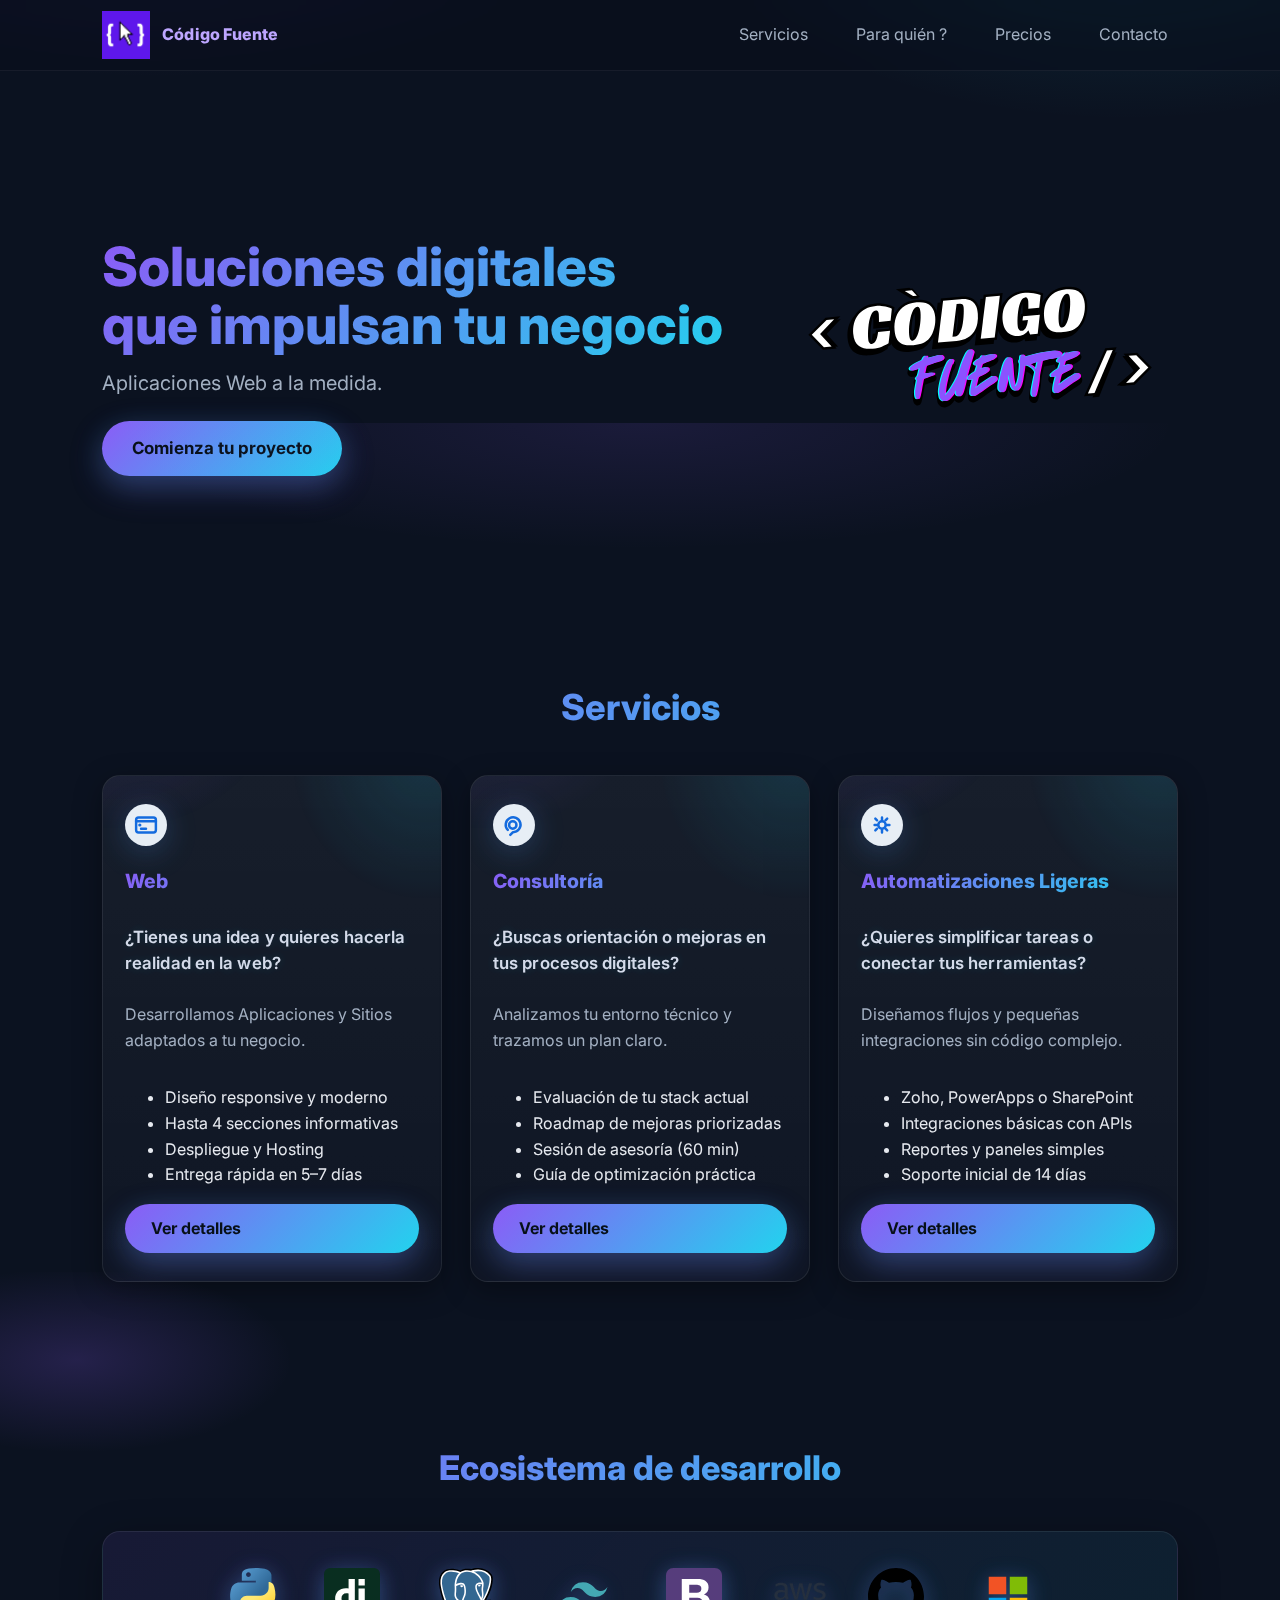
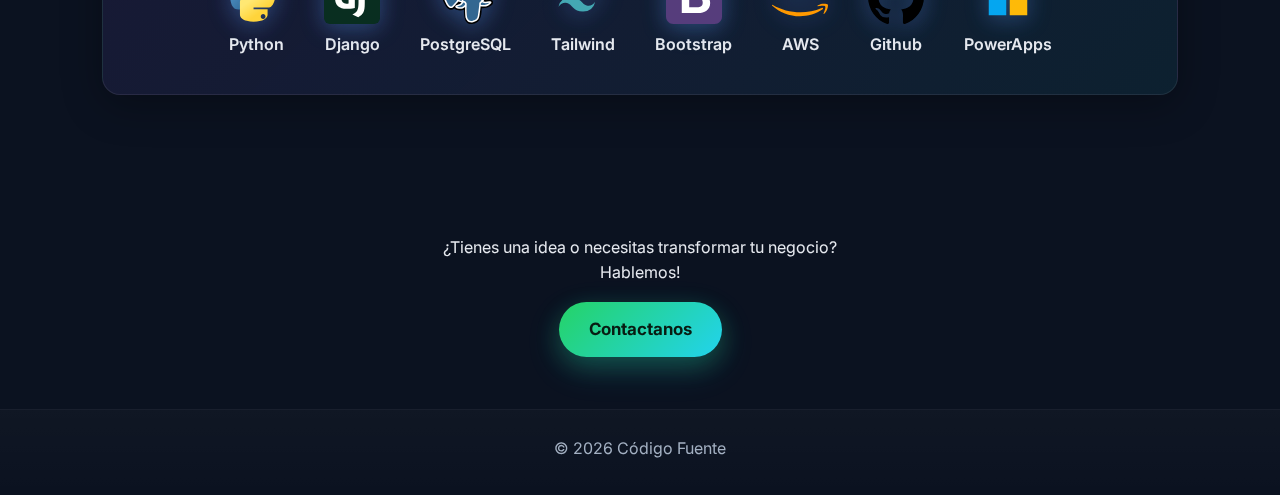
<file: index.html>
<!DOCTYPE html>
<html lang="es">
<head>
  <meta charset="utf-8" />
  <meta name="viewport" content="width=device-width, initial-scale=1" />
  <title>Código Fuente</title>
  <meta name="description" content="Desarrollo web, consultoría y emprendimiento para micro y pequeñas empresas." />
  <link rel="icon" href="assets/icons/favicon.ico" />
  <link rel="stylesheet" href="assets/css/main.css" />
  <link href="https://fonts.googleapis.com/css2?family=Inter:wght@400;600;800&display=swap" rel="stylesheet">
</head>
<body>

  <!-- Header -->
  <header class="header">
    <div class="container nav-container">
      <a href="#inicio" class="logo">
        <img src="assets/img/logo.png" alt="Código Fuente" height="44" />
        <span class="brand-name">Código Fuente</span>
      </a>
      <nav class="nav" id="mainNav">
        <a href="#servicios">Servicios</a>
        <a href="filosofia.html">Para quién ?</a>
        <a href=precios.html>Precios</a>
       
        <a href="#contacto">Contacto</a>
      </nav>
      <button class="nav-toggle" id="navToggle" aria-label="Abrir menú">☰</button>
    </div>
  </header>

  <main>
    <!-- Hero minimal -->
  <section class="hero" id="inicio">
  <div class="container hero-content">
    <div class="hero-text">
      <h1>Soluciones digitales<br>que impulsan <span class="highlight">tu negocio</span></h1>
      <p class="subtitle">Aplicaciones Web a la medida.</p>
      <a href="#contacto" class="btn btn-primary btn-lg">Comienza tu proyecto</a>
    </div>

    <img src="assets/img/banner.svg" alt="Soluciones digitales Código Fuente" class="hero-image">
  </div>
</section>


    <!-- Servicios -->
    <section class="services" id="servicios">
    <div class="container">
      <h2 class="section-title">Servicios</h2>
      <div class="services-grid">

        <!-- Servicio Web -->
        <div class="service-card">
          <div class="service-icon">
            <svg width="34" height="34" fill="none" viewBox="0 0 34 34">
              <circle cx="17" cy="17" r="17" fill="#e7eef5"/>
              <rect x="9" y="11" width="16" height="12" rx="2" stroke="#146bde" stroke-width="2" stroke-linejoin="round"/>
              <path d="M9 14h16M13 20h4" stroke="#146bde" stroke-width="2" stroke-linecap="round" stroke-linejoin="round"/>
              <circle cx="12" cy="17" r="1.3" fill="#146bde"/>
            </svg>
          </div>
          <h3>Web</h3>
          <p>¿Tienes una idea y quieres hacerla realidad en la web?</p>
          <p>Desarrollamos Aplicaciones y Sitios adaptados a tu negocio.</p>
          <ul class="feature-list">
            <li>Diseño responsive y moderno</li>
            <li>Hasta 4 secciones informativas</li>
            <li>Despliegue y Hosting</li>
            <li>Entrega rápida en 5–7 días</li>
          </ul>
          <a href="precios.html" class="btn btn-primary glow btn-sm">Ver detalles</a>
        </div>

        <!-- Servicio Consultoría -->
        <div class="service-card">
          <div class="service-icon">
            <svg width="34" height="34" fill="none" viewBox="0 0 34 34">
              <circle cx="17" cy="17" r="17" fill="#e7eef5"/>
              <path d="M12 21a6 6 0 1 1 4.2 1.8L14 25" stroke="#146bde" stroke-width="2" stroke-linecap="round" stroke-linejoin="round"/>
              <circle cx="16" cy="17" r="3" stroke="#146bde" stroke-width="2" stroke-linecap="round" stroke-linejoin="round"/>
            </svg>
          </div>
          <h3>Consultoría</h3>
          <p>¿Buscas orientación o mejoras en tus procesos digitales?</p>
          <p>Analizamos tu entorno técnico y trazamos un plan claro.</p>
          <ul class="feature-list">
            <li>Evaluación de tu stack actual</li>
            <li>Roadmap de mejoras priorizadas</li>
            <li>Sesión de asesoría (60 min)</li>
            <li>Guía de optimización práctica</li>
          </ul>
          <a href="precios.html" class="btn btn-primary glow btn-sm">Ver detalles</a>
        </div>

        <!-- Servicio Automatizaciones -->
        <div class="service-card">
          <div class="service-icon">
            <svg width="34" height="34" fill="none" viewBox="0 0 34 34">
              <circle cx="17" cy="17" r="17" fill="#e7eef5"/>
              <path d="M17 13v-2m0 12v-2m4-4h2m-12 0h2m6.8-3.8l1.4-1.4m-9.6 9.6l1.4-1.4m0-6.8l-1.4-1.4m9.6 9.6l-1.4-1.4"
                    stroke="#146bde" stroke-width="2" stroke-linecap="round" stroke-linejoin="round"/>
              <circle cx="17" cy="17" r="3" stroke="#146bde" stroke-width="2"/>
            </svg>
          </div>
          <h3>Automatizaciones Ligeras</h3>
          <p>¿Quieres simplificar tareas o conectar tus herramientas?</p>
          <p>Diseñamos flujos y pequeñas integraciones sin código complejo.</p>
          <ul class="feature-list">
            <li>Zoho, PowerApps o SharePoint</li>
            <li>Integraciones básicas con APIs</li>
            <li>Reportes y paneles simples</li>
            <li>Soporte inicial de 14 días</li>
          </ul>
          <a href="precios.html" class="btn btn-primary glow btn-sm">Ver detalles</a>
        </div>

      </div>
    </div>
  </section>


    <!-- Stack Tecnológico -->
  <section class="stack" id="stack">
    <div class="container">
      <h2 class="section-title">Ecosistema de desarrollo</h2>

      <div class="stack-card">
        <div class="stack-icons">
          <!-- Python -->
          <div class="stack-item">
            <img src="assets/img/python.svg" alt="Python" />
            <span>Python</span>
          </div>

          <!-- Django -->
          <div class="stack-item">
            <img src="assets/img/django.svg" alt="Django" />
            <span>Django</span>
          </div>

          <!-- PostgreSQL -->
          <div class="stack-item">
            <img src="assets/img/postgresql.svg" alt="PostgreSQL" />
            <span>PostgreSQL</span>
          </div>

          <!-- Tailwind -->
          <div class="stack-item">
            <img src="assets/img/tailwind.svg" alt="Tailwind CSS" />
            <span>Tailwind</span>
          </div>

          <!-- Bootstrap -->
          <div class="stack-item">
            <img src="assets/img/bootstrap.svg" alt="Bootstrap" />
            <span>Bootstrap</span>
          </div>

          <!-- aws -->
          <div class="stack-item">
            <img src="assets/img/aws.svg" alt="aws" />
            <span>AWS</span>
          </div>

           <!-- github -->
          <div class="stack-item">
            <img src="assets/img/github.svg" alt="github" />
            <span>Github</span>
          </div>

           <!-- wind -->
          <div class="stack-item">
            <img src="assets/img/wind.svg" alt="PowerApps" />
            <span>PowerApps</span>
          </div>
        </div>
      </div>
    </div>
  </section>


    <!-- Contacto -->
    <section class="contact" id="contacto">
      <div class="container contact-content">
        
        <p>¿Tienes una idea o necesitas transformar tu negocio?<br>Hablemos!</p>
        <a class="btn btn-whatsapp btn-lg" href="https://wa.me/50763003461?text=Hola%20Luis,%20me%20interesa%20tu%20servicio%20de%20Código%20Fuente" target="_blank" rel="noopener">
          Contactanos
        </a>
      </div>
    </section>
  </main>

  <!-- Footer minimal -->
  <footer class="footer">
    <div class="container">
      <div class="footer-content">
        <div>© <span id="year"></span> Código Fuente</div>
        <!---
        <nav class="footer-links">
          <a href="#inicio">Inicio</a>
          <a href="#servicios">Servicios</a>
          <a href="#filosofia">Filosofía</a>
          <a href="#contacto">Contacto</a>
        </nav>
        -->
      </div>
    </div>
  </footer>

  <script src="assets/js/main.js"></script>
</body>
</html>
</file>
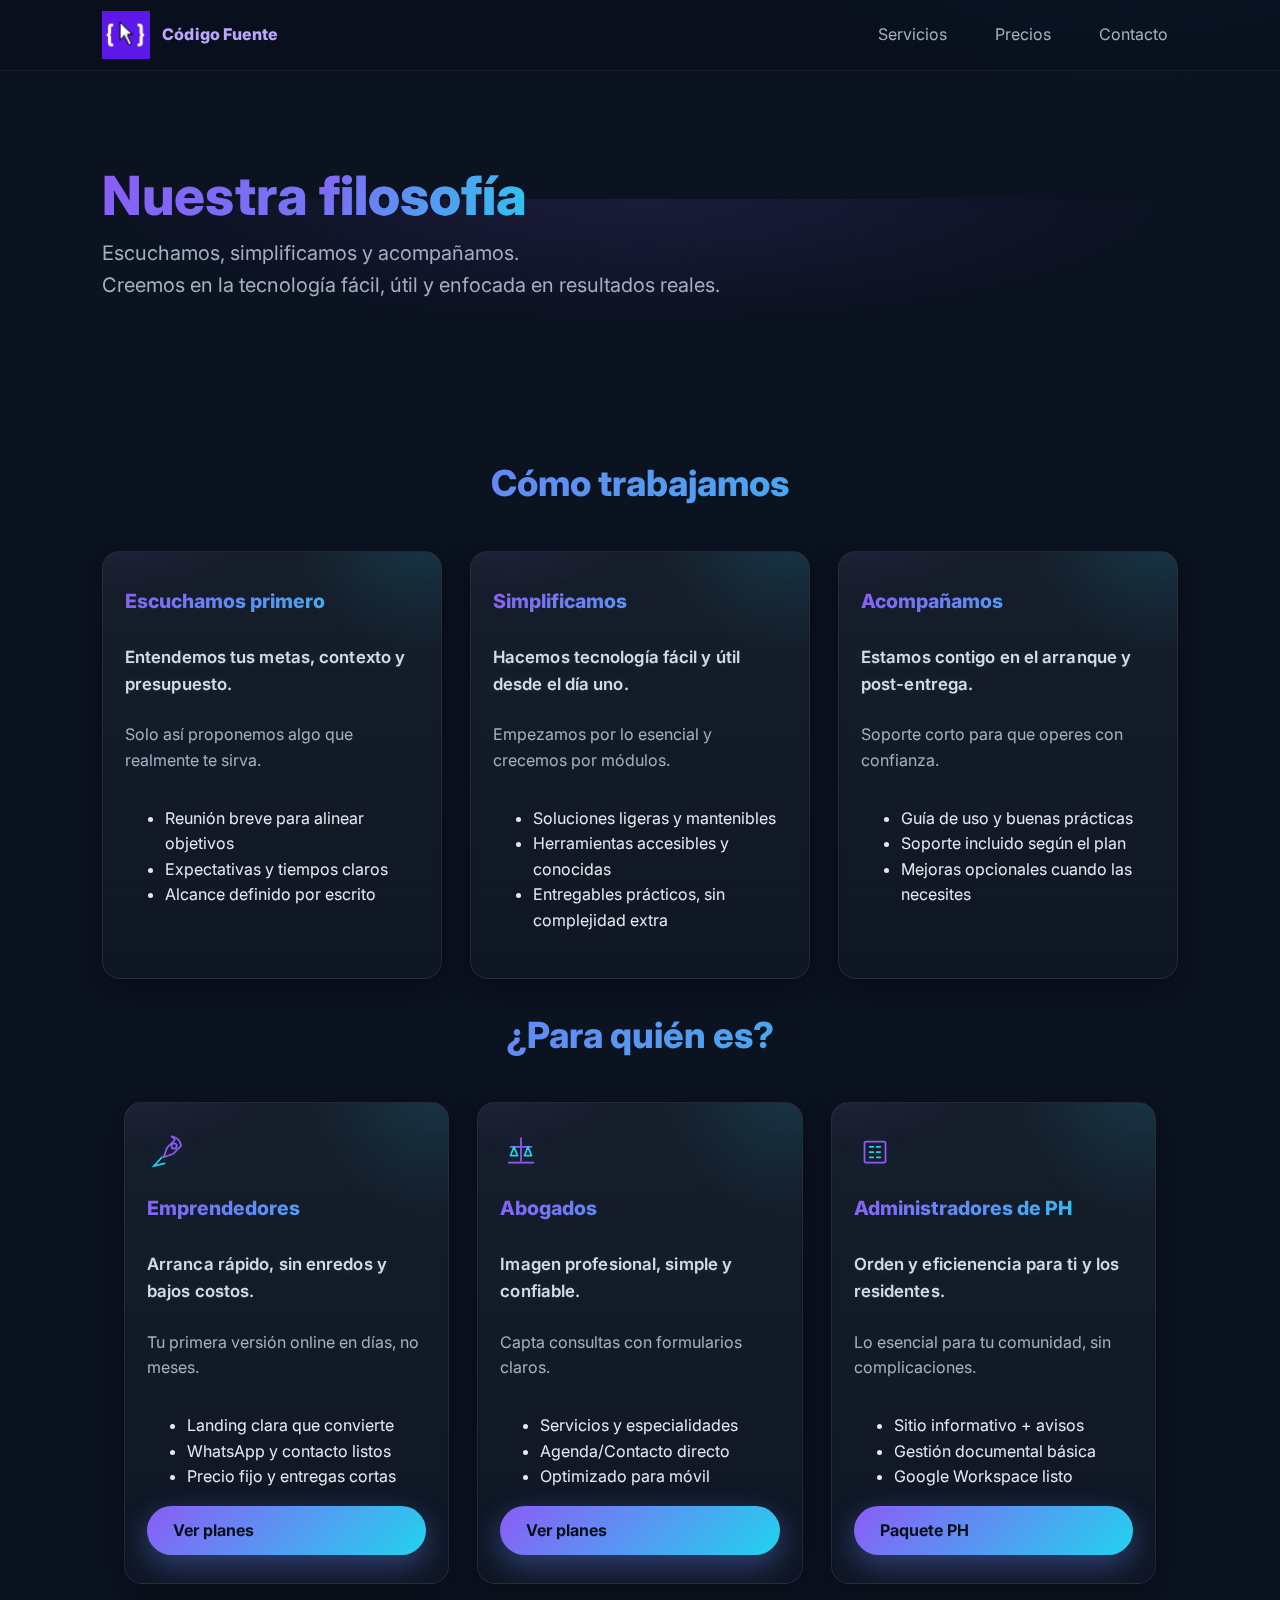
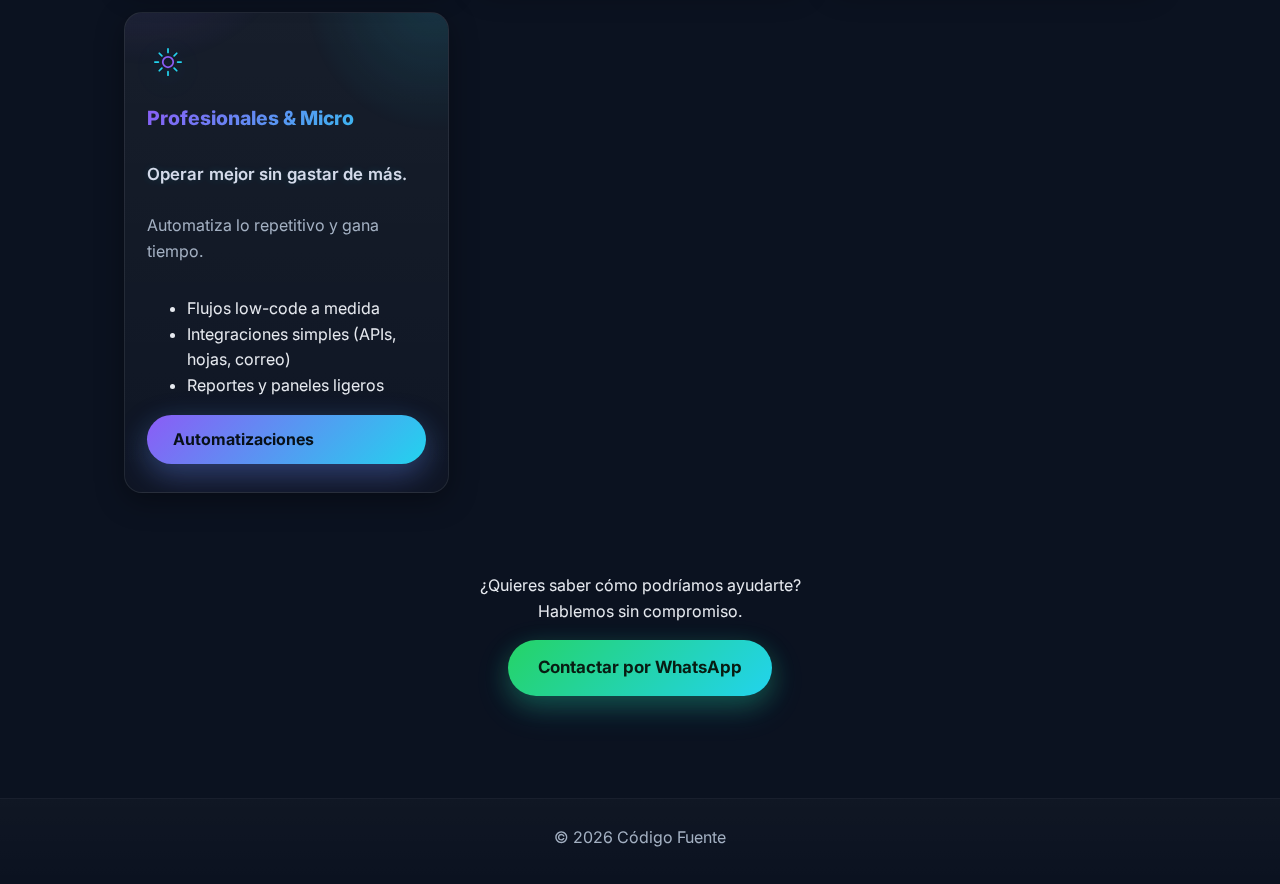
<file: filosofia.html>
<!DOCTYPE html>
<html lang="es">
<head>
  <meta charset="utf-8" />
  <meta name="viewport" content="width=device-width, initial-scale=1" />
  <title>Filosofía — Código Fuente</title>
  <meta name="description" content="Cómo trabajamos en Código Fuente: soluciones simples, útiles y enfocadas en tus necesidades." />
  <link rel="icon" href="assets/icons/favicon.ico" />
  <link rel="stylesheet" href="assets/css/main.css" />
  <link href="https://fonts.googleapis.com/css2?family=Inter:wght@400;600;800&display=swap" rel="stylesheet">
</head>
<body>

  <!-- Header -->
  <header class="header">
    <div class="container nav-container">
      <a href="index.html#inicio" class="logo">
        <img src="assets/img/logo.png" alt="Código Fuente" height="44" />
        <span class="brand-name">Código Fuente</span>
      </a>
      <nav class="nav" id="mainNav">
        <a href="index.html#servicios">Servicios</a>
        <a href="precios.html">Precios</a>
        <a href="index.html#contacto">Contacto</a>
      </nav>
      <button class="nav-toggle" id="navToggle" aria-label="Abrir menú">☰</button>
    </div>
  </header>

  <main>
    <!-- Hero -->
    <section class="hero">
      <div class="container hero-content">
        <div class="hero-text">
          <h1>Nuestra <span class="text-gradient">filosofía</span></h1>
          <p class="subtitle">
            Escuchamos, simplificamos y acompañamos.<br>
            Creemos en la tecnología fácil, útil y enfocada en resultados reales.
          </p>
        </div>
      </div>
    </section>

    <!-- Filosofía: pilares -->
    <section class="services">
      <div class="container">
        <h2 class="section-title">Cómo trabajamos</h2>

        <div class="services-grid">
          <div class="service-card">
            <h3>Escuchamos primero</h3>
            <p>Entendemos tus metas, contexto y presupuesto.</p>
            <p>Solo así proponemos algo que realmente te sirva.</p>
            <ul class="feature-list">
              <li>Reunión breve para alinear objetivos</li>
              <li>Expectativas y tiempos claros</li>
              <li>Alcance definido por escrito</li>
            </ul>
          </div>

          <div class="service-card">
            <h3>Simplificamos</h3>
            <p>Hacemos tecnología fácil y útil desde el día uno.</p>
            <p>Empezamos por lo esencial y crecemos por módulos.</p>
            <ul class="feature-list">
              <li>Soluciones ligeras y mantenibles</li>
              <li>Herramientas accesibles y conocidas</li>
              <li>Entregables prácticos, sin complejidad extra</li>
            </ul>
          </div>

          <div class="service-card">
            <h3>Acompañamos</h3>
            <p>Estamos contigo en el arranque y post-entrega.</p>
            <p>Soporte corto para que operes con confianza.</p>
            <ul class="feature-list">
              <li>Guía de uso y buenas prácticas</li>
              <li>Soporte incluido según el plan</li>
              <li>Mejoras opcionales cuando las necesites</li>
            </ul>
          </div>
        </div>

        <!-- Para quién es (mini-heroes con ganchos) -->
    <div class="container" style="margin-top:28px">
    <h2 class="section-title">¿Para quién es?</h2>

    <div class="services-grid">
        <!-- Emprendedores que empiezan -->
        <div class="service-card">
        <div class="service-icon" aria-hidden="true">
            <!-- Cohete / lanzamiento -->
            <svg width="38" height="38" viewBox="0 0 48 48" fill="none">
            <path d="M28 6c6 1 10 5 11 11l-9 9-11 4 4-11 9-9Z" stroke="#8B5CF6" stroke-width="2" stroke-linejoin="round"/>
            <path d="M17 30 8 40l12-3" stroke="#22D3EE" stroke-width="2" stroke-linecap="round"/>
            <circle cx="31" cy="17" r="3" stroke="#8B5CF6" stroke-width="2"/>
            </svg>
        </div>
        <h3>Emprendedores</h3>
        <p>Arranca rápido, sin enredos y bajos costos.</p>
        <p>Tu primera versión online en días, no meses.</p>
        <ul class="feature-list">
            <li>Landing clara que convierte</li>
            <li>WhatsApp y contacto listos</li>
            <li>Precio fijo y entregas cortas</li>
        </ul>
        <a href="precios.html" class="btn btn-primary glow btn-sm">Ver planes</a>
        </div>

        <!-- Abogados -->
        <div class="service-card">
        <div class="service-icon" aria-hidden="true">
            <!-- Balanza / justicia -->
            <svg width="38" height="38" viewBox="0 0 48 48" fill="none">
            <path d="M24 8v26M12 18h24" stroke="#8B5CF6" stroke-width="2" stroke-linecap="round"/>
            <path d="M16 18 12 28h8l-4-10Zm16 0-4 10h8l-4-10Z" stroke="#22D3EE" stroke-width="2" stroke-linejoin="round"/>
            <path d="M10 36h28" stroke="#8B5CF6" stroke-width="2" stroke-linecap="round"/>
            </svg>
        </div>
        <h3>Abogados</h3>
        <p>Imagen profesional, simple y confiable.</p>
        <p>Capta consultas con formularios claros.</p>
        <ul class="feature-list">
            <li>Servicios y especialidades</li>
            <li>Agenda/Contacto directo</li>
            <li>Optimizado para móvil</li>
        </ul>
        <a href="precios.html" class="btn btn-primary glow btn-sm">Ver planes</a>
        </div>

        <!-- Administradores de PH -->
        <div class="service-card">
        <div class="service-icon" aria-hidden="true">
            <!-- Edificio / comunidad -->
            <svg width="38" height="38" viewBox="0 0 48 48" fill="none">
            <rect x="12" y="12" width="24" height="24" rx="2" stroke="#8B5CF6" stroke-width="2"/>
            <path d="M18 18h4M26 18h4M18 24h4M26 24h4M18 30h4M26 30h4" stroke="#22D3EE" stroke-width="2" stroke-linecap="round"/>
            </svg>
        </div>
        <h3>Administradores de PH</h3>
        <p>Orden y eficienencia para ti y los residentes.</p>
        <p>Lo esencial para tu comunidad, sin complicaciones.</p>
        <ul class="feature-list">
            <li>Sitio informativo + avisos</li>
            <li>Gestión documental básica</li>
            <li>Google Workspace listo</li>
        </ul>
        <a href="precios.html" class="btn btn-primary glow btn-sm">Paquete PH</a>
        </div>

        <!-- Profesionales independientes / Microempresas -->
        <div class="service-card">
        <div class="service-icon" aria-hidden="true">
            <!-- Engrane + gráfico -->
            <svg width="38" height="38" viewBox="0 0 48 48" fill="none">
            <path d="M18 24a6 6 0 1 0 12 0 6 6 0 0 0-12 0Z" stroke="#8B5CF6" stroke-width="2"/>
            <path d="M24 9v4M24 35v4M9 24h4M35 24h4M14 14l3 3M34 34l-3-3M14 34l3-3M34 14l-3 3" stroke="#22D3EE" stroke-width="2" stroke-linecap="round"/>
            </svg>
        </div>
        <h3>Profesionales & Micro</h3>
        <p>Operar mejor sin gastar de más.</p>
        <p>Automatiza lo repetitivo y gana tiempo.</p>
        <ul class="feature-list">
            <li>Flujos low-code a medida</li>
            <li>Integraciones simples (APIs, hojas, correo)</li>
            <li>Reportes y paneles ligeros</li>
        </ul>
        <a href="precios.html" class="btn btn-primary glow btn-sm">Automatizaciones</a>
        </div>
    </div>
    </div>


    <!-- Contacto -->
    <section class="contact" id="contacto">
      <div class="container contact-content">
        <p>¿Quieres saber cómo podríamos ayudarte?<br>Hablemos sin compromiso.</p>
        <a class="btn btn-whatsapp btn-lg" href="https://wa.me/50763003461?text=Hola%20Luis,%20me%20gustaría%20saber%20más%20sobre%20tu%20filosofía%20y%20servicios" target="_blank" rel="noopener">
          Contactar por WhatsApp
        </a>
      </div>
    </section>
  </main>

  <!-- Footer -->
  <footer class="footer">
    <div class="container">
      <div class="footer-content">
        <div>© <span id="year"></span> Código Fuente</div>
        <!---
        <nav class="footer-links">
          <a href="#inicio">Inicio</a>
          <a href="#servicios">Servicios</a>
          <a href="#filosofia">Filosofía</a>
          <a href="#contacto">Contacto</a>
        </nav>
        -->
      </div>
    </div>
  </footer>

  <script src="assets/js/main.js"></script>
</body>
</html>
</file>
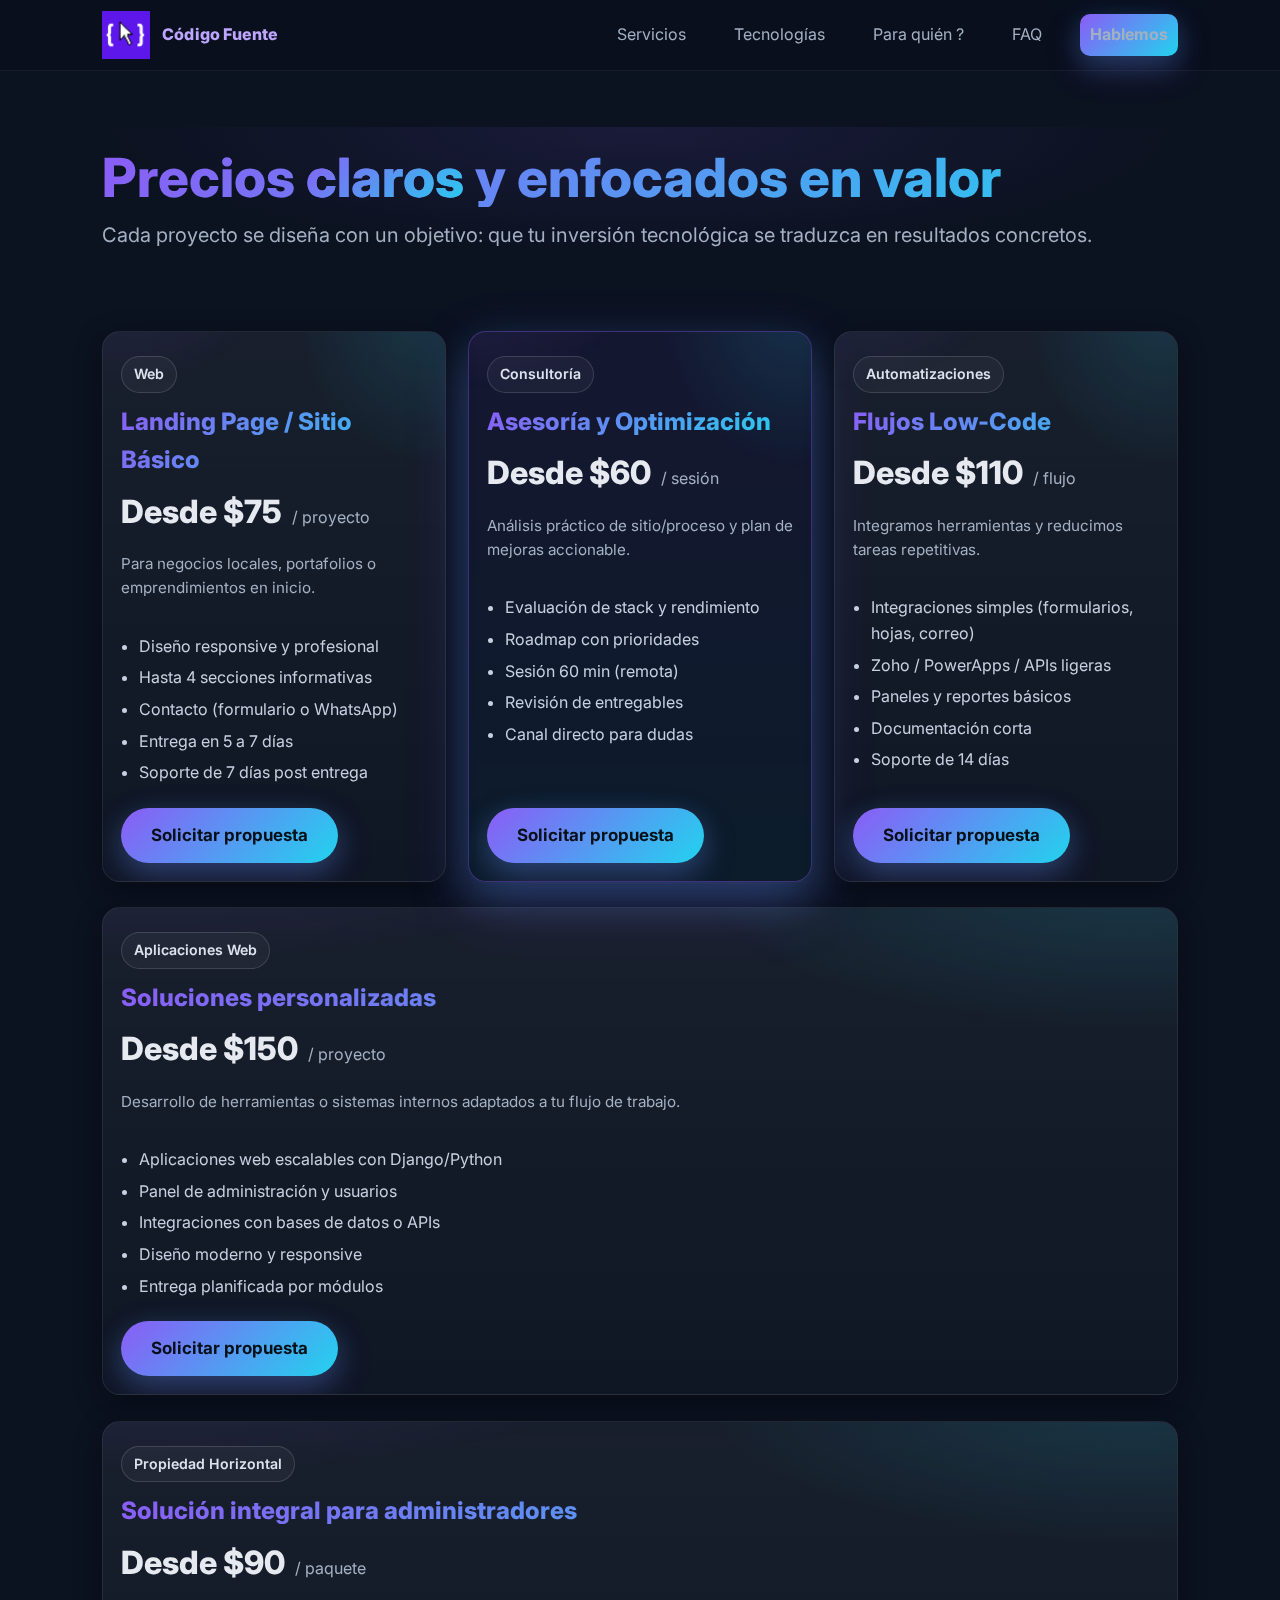
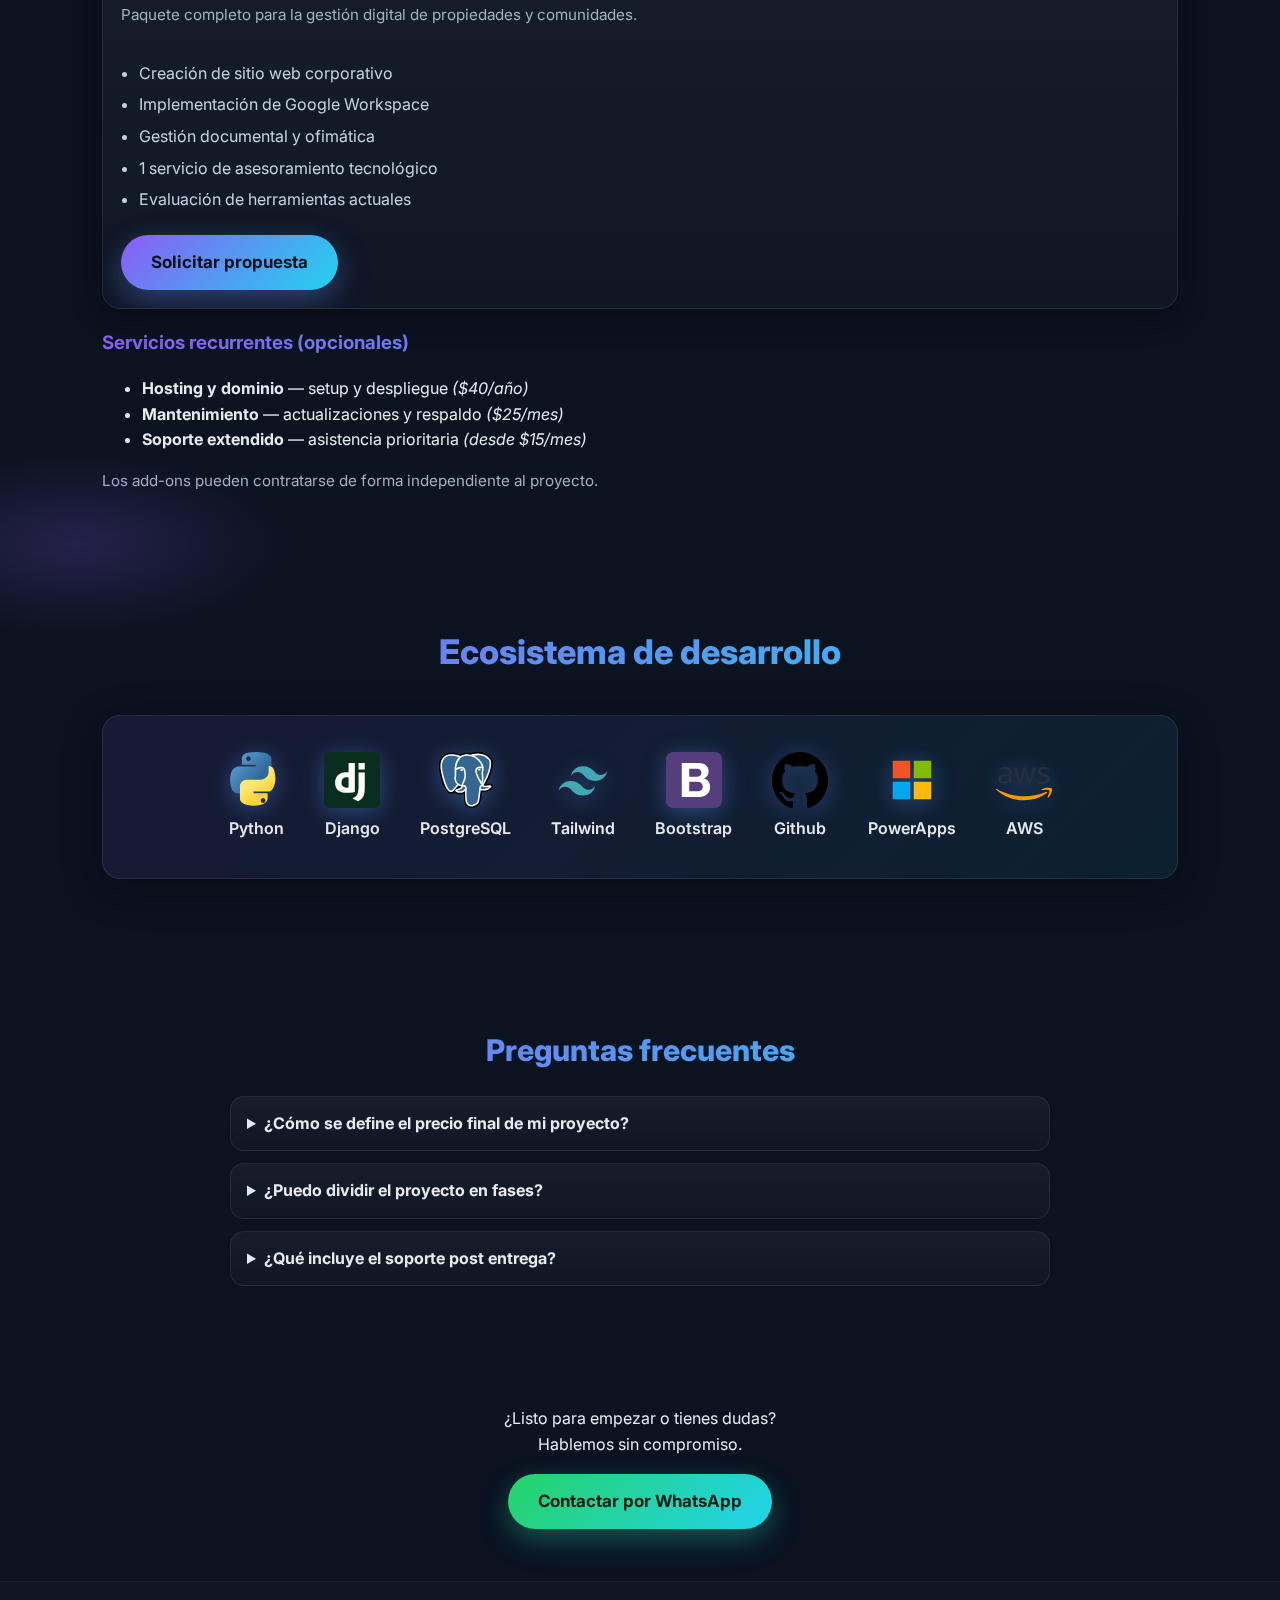
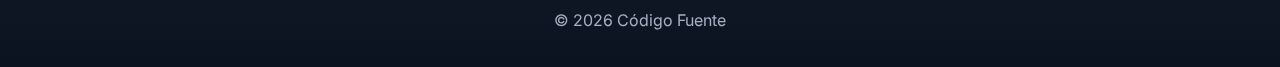
<file: precios.html>
<!DOCTYPE html>
<html lang="es">
<head>
  <meta charset="utf-8" />
  <meta name="viewport" content="width=device-width, initial-scale=1" />
  <title>Precios — Código Fuente</title>
  <meta name="description" content="Precios fijos por proyecto para desarrollo web, consultoría y automatización. Add-ons mensuales o anuales para microempresas y emprendedores." />
  <link rel="icon" href="assets/icons/favicon.ico" />
  <link rel="stylesheet" href="assets/css/main.css" />
  <link href="https://fonts.googleapis.com/css2?family=Inter:wght@400;600;800&display=swap" rel="stylesheet">
</head>
<body>

  <!-- Header -->
  <header class="header">
    <div class="container nav-container">
      <a href="index.html#inicio" class="logo">
        <img src="assets/img/logo.png" alt="Código Fuente" height="44" />
        <span class="brand-name">Código Fuente</span>
      </a>
      <nav class="nav" id="mainNav">
        <a href="index.html#servicios">Servicios</a>
        <a href="precios.html#stack2">Tecnologías</a>
        <a href="filosofia.html">Para quién ?</a>
        <a href="#faq">FAQ</a>
        <a class="btn btn-primary glow" href="https://wa.me/50763003461?text=Hola%20Luis,%20me%20interesa%20tu%20servicio%20de%20Código%20Fuente" target="_blank" rel="noopener">Hablemos</a>
      </nav>
      <button class="nav-toggle" id="navToggle" aria-label="Abrir menú">☰</button>
    </div>
  </header>

  <main>
    <!-- Hero precios -->
    <section class="hero hero-pricing">
      <div class="container hero-content">
        <div class="hero-text">
          <h1>Precios <span class="text-gradient">claros</span> y enfocados en valor</h1>
          <p class="subtitle">Cada proyecto se diseña con un objetivo: que tu inversión tecnológica se traduzca en resultados concretos.</p>
        </div>
      </div>
    </section>

    <!-- Planes con precio fijo -->
    <section class="pricing container" aria-labelledby="pricing-title">
      <h2 id="pricing-title" class="sr-only">Planes con precio fijo</h2>

      <div class="pricing-grid">
        <!-- Plan Web -->
        <article class="price-card">
          <header class="price-head">
            <span class="pill">Web</span>
            <h3>Landing Page / Sitio Básico</h3>
            <p class="price">
              <span class="price-amount">Desde $75</span>
              <span class="price-period">/ proyecto</span>
            </p>
            <p class="muted small">Para negocios locales, portafolios o emprendimientos en inicio.</p>
          </header>
          <ul class="price-features">
            <li>Diseño responsive y profesional</li>
            <li>Hasta 4 secciones informativas</li>
            <li>Contacto (formulario o WhatsApp)</li>
            <li>Entrega en 5 a 7 días</li>
            <li>Soporte de 7 días post entrega</li>
          </ul>
          <footer class="price-cta">
            <a class="btn btn-primary glow btn-lg" href="https://wa.me/50763003461?text=Hola%20Luis,%20quiero%20el%20plan%20Web" target="_blank" rel="noopener">Solicitar propuesta</a>
          </footer>
        </article>

        <!-- Plan Consultoría -->
        <article class="price-card price-card--featured">
          <header class="price-head">
            <span class="pill">Consultoría</span>
            <h3>Asesoría y Optimización</h3>
            <p class="price">
              <span class="price-amount">Desde $60</span>
              <span class="price-period">/ sesión</span>
            </p>
            <p class="muted small">Análisis práctico de sitio/proceso y plan de mejoras accionable.</p>
          </header>
          <ul class="price-features">
            <li>Evaluación de stack y rendimiento</li>
            <li>Roadmap con prioridades</li>
            <li>Sesión 60 min (remota)</li>
            <li>Revisión de entregables</li>
            <li>Canal directo para dudas</li>
          </ul>
          <footer class="price-cta">
            <a class="btn btn-primary glow btn-lg" href="https://wa.me/50763003461?text=Hola%20Luis,%20quiero%20el%20plan%20Consultoría" target="_blank" rel="noopener">Solicitar propuesta</a>
          </footer>
        </article>

        <!-- Plan Automatizaciones -->
        <article class="price-card">
          <header class="price-head">
            <span class="pill">Automatizaciones</span>
            <h3>Flujos Low-Code</h3>
            <p class="price">
              <span class="price-amount">Desde $110</span>
              <span class="price-period">/ flujo</span>
            </p>
            <p class="muted small">Integramos herramientas y reducimos tareas repetitivas.</p>
          </header>
          <ul class="price-features">
            <li>Integraciones simples (formularios, hojas, correo)</li>
            <li>Zoho / PowerApps / APIs ligeras</li>
            <li>Paneles y reportes básicos</li>
            <li>Documentación corta</li>
            <li>Soporte de 14 días</li>
          </ul>
          <footer class="price-cta">
            <a class="btn btn-primary glow btn-lg" href="https://wa.me/50763003461?text=Hola%20Luis,%20quiero%20el%20plan%20Automatizaciones" target="_blank" rel="noopener">Solicitar propuesta</a>
          </footer>
        </article>
      </div>

      <br>
      <!-- Plan Aplicaciones Web -->
    <article class="price-card">
      <header class="price-head">
        <span class="pill">Aplicaciones Web</span>
        <h3>Soluciones personalizadas</h3>
        <p class="price">
          <span class="price-amount">Desde $150</span>
          <span class="price-period">/ proyecto</span>
        </p>
        <p class="muted small">Desarrollo de herramientas o sistemas internos adaptados a tu flujo de trabajo.</p>
      </header>
      <ul class="price-features">
        <li>Aplicaciones web escalables con Django/Python</li>
        <li>Panel de administración y usuarios</li>
        <li>Integraciones con bases de datos o APIs</li>
        <li>Diseño moderno y responsive</li>
        <li>Entrega planificada por módulos</li>
      </ul>
      <footer class="price-cta">
        <a class="btn btn-primary glow btn-lg" href="https://wa.me/50763003461?text=Hola%20Luis,%20me%20interesa%20el%20plan%20de%20Aplicaciones%20Web" target="_blank" rel="noopener">Solicitar propuesta</a>
      </footer>
    </article>

    <br>
    
    <!-- Plan Propiedad Horizontal -->
    <article class="price-card">
      <header class="price-head">
        <span class="pill">Propiedad Horizontal</span>
        <h3>Solución integral para administradores</h3>
        <p class="price">
          <span class="price-amount">Desde $90</span>
          <span class="price-period">/ paquete</span>
        </p>
        <p class="muted small">Paquete completo para la gestión digital de propiedades y comunidades.</p>
      </header>
      <ul class="price-features">
        <li>Creación de sitio web corporativo</li>
        <li>Implementación de Google Workspace</li>
        <li>Gestión documental y ofimática</li>
        <li>1 servicio de asesoramiento tecnológico</li>
        <li>Evaluación de herramientas actuales</li>
      </ul>
      <footer class="price-cta">
        <a class="btn btn-primary glow btn-lg" href="https://wa.me/50763003461?text=Hola%20Luis,%20me%20interesa%20el%20paquete%20para%20Administradores%20de%20Propiedad%20Horizontal" target="_blank" rel="noopener">Solicitar propuesta</a>
      </footer>
    </article>


      <!-- Add-ons (recurrentes) -->
      <div class="addons">
        <h3 class="addons-title text-gradient">Servicios recurrentes (opcionales)</h3>
        <ul class="addons-list">
          <li><strong>Hosting y dominio</strong> — setup y despliegue <em>($40/año)</em></li>
          <li><strong>Mantenimiento</strong> — actualizaciones y respaldo <em>($25/mes)</em></li>
          <li><strong>Soporte extendido</strong> — asistencia prioritaria <em>(desde $15/mes)</em></li>
        </ul>
        <p class="muted small">Los add-ons pueden contratarse de forma independiente al proyecto.</p>
      </div>
    </section>

    <!-- Stack Tecnológico (con tus SVGs actuales) -->
    <section class="stack" id="stack2">
      <div class="container">
        <h2 class="section-title">Ecosistema de desarrollo</h2>
        <div class="stack-card">
          <div class="stack-icons">
            <div class="stack-item"><img src="assets/img/python.svg" alt="Python"/><span>Python</span></div>
            <div class="stack-item"><img src="assets/img/django.svg" alt="Django"/><span>Django</span></div>
            <div class="stack-item"><img src="assets/img/postgresql.svg" alt="PostgreSQL"/><span>PostgreSQL</span></div>
            <div class="stack-item"><img src="assets/img/tailwind.svg" alt="Tailwind"/><span>Tailwind</span></div>
            <div class="stack-item"><img src="assets/img/bootstrap.svg" alt="Bootstrap"/><span>Bootstrap</span></div>
            <div class="stack-item"><img src="assets/img/github.svg" alt="Github"/><span>Github</span></div>
            <div class="stack-item"><img src="assets/img/wind.svg" alt="PowerApps"/><span>PowerApps</span></div>
            <div class="stack-item"><img src="assets/img/aws.svg" alt="AWS"/><span>AWS</span></div>
          </div>
        </div>
      </div>
    </section>

    <!-- FAQ -->
    <section class="faq" id="faq">
      <div class="container">
        <h2 class="section-title">Preguntas frecuentes</h2>
        <div class="faq-list">
          <details>
            <summary>¿Cómo se define el precio final de mi proyecto?</summary>
            <p>Partimos “desde” y cerramos el precio según alcance y funcionalidades. Todo por escrito antes de iniciar.</p>
          </details>
          <details>
            <summary>¿Puedo dividir el proyecto en fases?</summary>
            <p>Sí. Podemos avanzar por módulos (sprints) con entregas y pagos escalonados.</p>
          </details>
          <details>
            <summary>¿Qué incluye el soporte post entrega?</summary>
            <p>Ajustes menores, corrección de bugs y guía de uso durante el periodo indicado en cada plan.</p>
          </details>
        </div>
      </div>
    </section>

    <!-- Contacto -->
    <section class="contact" id="contacto">
      <div class="container contact-content">
        <p>¿Listo para empezar o tienes dudas?<br>Hablemos sin compromiso.</p>
        <a class="btn btn-whatsapp btn-lg" href="https://wa.me/50763003461?text=Hola%20Luis,%20me%20gustaría%20una%20propuesta%20para%20mi%20proyecto" target="_blank" rel="noopener">
          Contactar por WhatsApp
        </a>
      </div>
    </section>
  </main>

  <!-- Footer -->
  <footer class="footer">
    <div class="container">
      <div class="footer-content">
        <div>© <span id="year"></span> Código Fuente</div>
        <!---
        <nav class="footer-links">
          <a href="index.html#inicio">Inicio</a>
          <a href="index.html#servicios">Servicios</a>
          <a href="precios.html">Precios</a>
          <a href="#faq">FAQ</a>
          <a href="index.html#contacto">Contacto</a>
        </nav>
        -->
      </div>
    </div>
  </footer>

  <script src="assets/js/main.js"></script>
</body>
</html>
</file>
<file: assets/css/main.css>
/* =========================================
   Reset y base
   ========================================= */
*, *::before, *::after { box-sizing: border-box; }
html { scroll-behavior: smooth; }
body{
  margin: 0;
  font-family: 'Inter', system-ui, -apple-system, Segoe UI, Arial, sans-serif;
  color: #E6E9EF;
  background:
    radial-gradient(900px 480px at 12% -10%, rgba(124,58,237,0.18), transparent 60%),
    radial-gradient(800px 480px at 88% -8%, rgba(34,211,238,0.18), transparent 60%),
    #0B1220;
  line-height: 1.6;
}
img{ max-width: 100%; display: block; }
a{ color: inherit; text-decoration: none; }

/* =========================================
   (variables)
   ========================================= */
:root{
  --bg: #0B1220;
  --bg-elev: #0F172A;
  --text: #E6E9EF;
  --muted: #A3B0C2;
  --border: #1E293B;
  --blue: #22D3EE;
  --purple: #8B5CF6;
  --primary: linear-gradient(135deg, #8B5CF6, #22D3EE);
  --radius: 18px;
  --shadow: 0 8px 28px rgba(0,0,0,.35);
  --container: 1120px;
}

/* =========================================
   Layout base
   ========================================= */
.container{
  max-width: var(--container);
  margin: 0 auto;
  padding: 0 22px;
}

/* =========================================
   Header / Nav
   ========================================= */
.header{
  position: sticky; top: 0; z-index: 100;
  backdrop-filter: blur(10px) saturate(120%);
  background: rgba(9,13,24,.55);
  border-bottom: 1px solid rgba(255,255,255,.06);
}
.nav-container{
  height: 70px;
  display: flex; align-items: center; justify-content: space-between;
}
.logo{ display: flex; align-items: center; gap: 12px; }
.logo img{ height: 48px; width: auto; }
.brand-name{ font-weight: 800; letter-spacing: .2px; color: #BDA6FF; }

.nav{ display: flex; gap: 28px; }
.nav a{
  color: var(--muted); padding: 8px 10px; border-radius: 10px;
  transition: color .15s, background .15s;
}
.nav a:hover{ color: var(--text); background: rgba(255,255,255,.06); }

.nav-toggle{ display: none; background: none; border: none; font-size: 2rem; color: #BDA6FF; cursor: pointer; }
@media (max-width: 860px){
  .nav{ display: none; }
  .nav.active{
    display: flex; flex-direction: column;
    position: absolute; right: 18px; top: 70px;
    background: #0E1628; border: 1px solid rgba(255,255,255,.08);
    border-radius: 14px; padding: 10px; width: 200px; gap: 4px;
    box-shadow: var(--shadow);
  }
  .nav a{ padding: 12px; }
  .nav-toggle{ display: block; }
}

/* =========================================
   Utilidades
   ========================================= */
.text-gradient{
  background: var(--primary);
  -webkit-background-clip: text; background-clip: text;
  color: transparent;
}
.glow{ box-shadow: 0 0 0 2px rgba(139,92,246,.18), 0 18px 60px rgba(34,211,238,.14); }
.small{ font-size: .95rem; }
.muted{ color: var(--muted); }

/* =========================================
   Hero
   ========================================= */
.hero{
  padding: 96px 0 56px;
  position: relative;
}
.hero::before{
  content: ""; position: absolute; inset: auto 0 0 0; height: 180px;
  background: radial-gradient(60% 100% at 50% 0%, rgba(139,92,246,.12), transparent 70%);
  pointer-events: none;
}
.hero-content {
  display: flex;
  align-items: center;
  justify-content: space-between;
  gap: 48px;
  flex-wrap: nowrap;
}
.hero-text {
  flex: 1 1 520px;
  min-width: 0;
}
.hero h1{
  margin: 0 0 12px; line-height: 1.08; font-weight: 800;
  font-size: clamp(28px, 5vw, 54px);
  background: var(--primary);
  -webkit-background-clip: text; background-clip: text; color: transparent;
}
.subtitle{ color: var(--muted); font-size: clamp(16px, 2vw, 20px); margin: 0 0 22px; }

.hero-image {
  flex: 0 0 auto;
  width: 380px;       
  height: auto;
  display: block;
  border-radius: 18px;
}
@media (max-width: 768px) {
  .hero-content {
    flex-direction: column-reverse; /* Imagen arriba del texto */
    text-align: center;
  }
  .hero-image {
    width: 100%;
    max-width: 280px;   /* Ajuste visual en móviles */
    margin-bottom: 16px;
  }
  .hero-text {
    flex: unset;
  }
}
/* =========================================
   Botones
   ========================================= */
.btn{
  display: inline-flex; align-items: center; gap: 10px;
  border-radius: 999px; padding: 12px 26px; font-weight: 700;
  border: 1px solid rgba(255,255,255,.08);
  background: rgba(255,255,255,.02); color: var(--text);
  transition: transform .12s, box-shadow .18s, background .18s;
}
.btn:hover{ background: rgba(255,255,255,.06); transform: translateY(-1px); }
.btn-primary{
  background: var(--primary); color: #071018; border: none;
  box-shadow: 0 12px 34px rgba(139,92,246,.25), 0 8px 28px rgba(34,211,238,.18);
}
.btn-primary:hover{ filter: brightness(1.05); transform: translateY(-1px); }
.btn-lg{ padding: 14px 30px; font-size: 1.06rem; }
.btn-whatsapp{
  background: linear-gradient(135deg, #25D366, #22D3EE); color: #081C12; border: none;
  box-shadow: 0 12px 34px rgba(34,211,238,.18), 0 8px 24px rgba(37,211,102,.22);
}
.btn-whatsapp:hover{ filter: brightness(1.05); }

/* =========================================
   Servicios (index.html)
   ========================================= */
.services{ padding: 76px 0 50px; position: relative; }
.services .section-title{
  text-align: center; margin: 0 0 38px; font-weight: 800;
  font-size: clamp(22px, 3.2vw, 36px);
  background: var(--primary);
  -webkit-background-clip: text; background-clip: text; color: transparent;
}

/* Grid */
.services-grid{
  display: grid; grid-template-columns: repeat(3, 1fr);
  gap: 28px; align-items: stretch;
}
@media (max-width: 980px){ .services-grid{ grid-template-columns: 1fr 1fr; } }
@media (max-width: 640px){ .services-grid{ grid-template-columns: 1fr; } }

/* Tarjeta */
.service-card{
  position: relative; display: flex; flex-direction: column; justify-content: flex-start;
  min-height: 320px;
  padding: 28px 22px;
  background: linear-gradient(180deg, rgba(255,255,255,.05), rgba(255,255,255,.02));
  border: 1px solid rgba(255,255,255,.08);
  border-radius: var(--radius);
  box-shadow: 0 8px 28px rgba(0,0,0,.35);
  overflow: hidden; isolation: isolate;
  transition: transform .18s ease, box-shadow .22s ease, border-color .22s ease, background .22s ease;
}
.service-card::before{
  content: ""; position: absolute; inset: -25% -15% auto -15%; height: 70%;
  background:
    radial-gradient(55% 60% at 15% 10%, rgba(139,92,246,.18), transparent 70%),
    radial-gradient(45% 60% at 85% 30%, rgba(34,211,238,.16), transparent 70%);
  z-index: -1; opacity: .85; transition: opacity .2s ease, transform .2s ease;
}
.service-card:hover{
  transform: translateY(-8px);
  box-shadow: 0 20px 56px rgba(139,92,246,.22), 0 14px 38px rgba(34,211,238,.16);
  border-color: rgba(139,92,246,.35);
  background: linear-gradient(180deg, rgba(255,255,255,.07), rgba(255,255,255,.03));
}
.service-card:hover::before{ opacity: 1; transform: translateY(-6px); }

.service-card svg{
  display: block; margin-bottom: 14px; width: 42px; height: 42px;
  filter: drop-shadow(0 6px 16px rgba(34,211,238,.15))
          drop-shadow(0 4px 14px rgba(139,92,246,.12));
  transition: transform .18s ease;
}
.service-card:hover svg{ transform: translateY(-2px) scale(1.03); }

.service-card h3{
  margin: 6px 0 10px; font-size: 1.22rem; font-weight: 800;
  background: var(--primary);
  -webkit-background-clip: text; background-clip: text; color: transparent;
}
.service-card p:first-of-type{
  font-weight: 600; color: #E9F0FF; opacity: .9; font-size: 1.05rem; letter-spacing: .1px;
  text-shadow: 0 0 10px rgba(34,211,238,.18);
}
.service-card p:last-of-type{
  color: var(--muted); font-size: 1rem; line-height: 1.6; margin-top: 8px;
}
.service-card br{ display: none; }

@media (max-width: 640px){
  .service-card{ min-height: auto; padding: 24px 18px; }
}

/* =========================================
   Stack
   ========================================= */
.stack{ padding: 80px 0 60px; position: relative; }
.stack::before{
  content: ""; position: absolute; left: 0; top: -60px; width: 60%; height: 220px;
  background: radial-gradient(40% 60% at 10% 40%, rgba(139,92,246,.20), transparent 70%);
  pointer-events: none;
}
.stack .section-title{
  text-align: center; margin-bottom: 36px; font-weight: 800;
  font-size: clamp(22px, 3vw, 34px);
  background: var(--primary);
  -webkit-background-clip: text; background-clip: text; color: transparent;
}
.stack-card{
  background: linear-gradient(135deg, rgba(139,92,246,.10), rgba(34,211,238,.08));
  border: 1px solid rgba(255,255,255,.08);
  border-radius: var(--radius);
  box-shadow: 0 10px 40px rgba(0,0,0,.3);
  padding: 36px 24px; text-align: center; backdrop-filter: blur(6px);
  transition: transform .18s ease, box-shadow .18s ease;
}
.stack-card:hover{
  transform: translateY(-4px);
  box-shadow: 0 20px 60px rgba(139,92,246,.20), 0 12px 40px rgba(34,211,238,.15);
}
.stack-icons{
  display: flex; justify-content: center; align-items: center; flex-wrap: wrap; gap: 40px;
}
.stack-item{
  display: flex; flex-direction: column; align-items: center; gap: 8px;
  color: var(--text); font-weight: 600; font-size: 1rem;
  transition: transform .18s ease, opacity .18s ease;
}
.stack-item img{
  width: 56px; height: 56px;
  filter: drop-shadow(0 4px 12px rgba(34,211,238,.2))
          drop-shadow(0 3px 10px rgba(139,92,246,.2));
  transition: transform .18s ease;
}
.stack-item:hover img{ transform: translateY(-4px) scale(1.05); }
.stack-item:hover{ opacity: 1; transform: translateY(-2px); }
@media (max-width: 700px){
  .stack-icons{ gap: 28px; }
  .stack-item img{ width: 48px; height: 48px; }
}

/* =========================================
   Contacto y Footer
   ========================================= */
.contact{ padding: 64px 0 36px; }
.contact-content{ text-align: center; max-width: 520px; margin: 0 auto; }
.contact-note{ color: var(--muted); margin-top: 10px; }

.footer{
  border-top: 1px solid rgba(255,255,255,.06);
  color: var(--muted);
  padding: 26px 0 34px; margin-top: 16px;
  background: linear-gradient(180deg, rgba(255,255,255,.02), rgba(255,255,255,.00));
}
/*
.footer-content{
  display: flex; align-items: center; justify-content: space-between;
  gap: 12px; flex-wrap: wrap;
}
  */
.footer-content {
  display: flex;
  align-items: center;
  justify-content: center; 
  text-align: center;     
  gap: 12px;
  flex-wrap: wrap;
}

 
.footer-links{ display: flex; gap: 14px; flex-wrap: wrap; }
.footer-links a:hover{ color: #D7E5FF; }
@media (max-width: 600px){
  .footer-content{ flex-direction: column; align-items: flex-start; gap: 8px; }
}

/* =========================================
   Precios (precios.html)
   ========================================= */
.hero-pricing{ padding: 78px 0 34px; }

.pricing{
  padding-top: 24px;
  padding-bottom: 8px;   /* no se pisa el padding lateral del .container */
}
.pricing-grid{
  display: grid; gap: 22px; grid-template-columns: repeat(3, 1fr);
}
@media (max-width: 1000px){ .pricing-grid{ grid-template-columns: 1fr 1fr; } }
@media (max-width: 680px){ .pricing-grid{ grid-template-columns: 1fr; } }

.price-card{
  position: relative; display: flex; flex-direction: column; justify-content: space-between;
  min-height: 440px;
  background: linear-gradient(180deg, rgba(255,255,255,.06), rgba(255,255,255,.02));
  border: 1px solid rgba(255,255,255,.08);
  border-radius: var(--radius);
  padding: 24px 18px 18px;
  box-shadow: var(--shadow);
  overflow: hidden; isolation: isolate;
  transition: transform .18s ease, box-shadow .22s ease, border-color .22s ease, background .22s;
}
.price-card::before{
  content: ""; position: absolute; inset: -25% -15% auto -15%; height: 70%;
  background:
    radial-gradient(55% 60% at 15% 10%, rgba(139,92,246,.18), transparent 70%),
    radial-gradient(45% 60% at 85% 30%, rgba(34,211,238,.16), transparent 70%);
  z-index: -1; opacity: .85; transition: opacity .2s, transform .2s;
}
.price-card:hover{
  transform: translateY(-8px);
  box-shadow: 0 20px 56px rgba(139,92,246,.22), 0 14px 38px rgba(34,211,238,.16);
  border-color: rgba(139,92,246,.35);
  background: linear-gradient(180deg, rgba(255,255,255,.08), rgba(255,255,255,.03));
}
.price-card:hover::before{ opacity: 1; transform: translateY(-6px); }

.price-card--featured{
  border-color: rgba(139,92,246,.38);
  background: linear-gradient(180deg, rgba(139,92,246,.08), rgba(34,211,238,.05));
  box-shadow: 0 22px 60px rgba(139,92,246,.26), 0 16px 40px rgba(34,211,238,.18);
}

.price-head .pill{
  display: inline-flex; align-items: center; gap: 8px;
  padding: 6px 12px; border-radius: 999px;
  border: 1px solid rgba(255,255,255,.14);
  background: rgba(255,255,255,.04);
  color: #DDE3EE; font-size: .88rem; font-weight: 600;
}
.price-head h3{
  margin: 10px 0 2px; font-weight: 800;
  font-size: clamp(18px, 2.5vw, 24px);
  background: var(--primary); -webkit-background-clip: text; background-clip: text; color: transparent;
}
.price{ margin: 6px 0 6px; }
.price .price-amount{ font-size: 2rem; font-weight: 800; }
.price .price-period{ color: var(--muted); margin-left: 6px; }

.price-features{ margin: 12px 0 16px; padding-left: 18px; color: #C6D0E0; }
.price-features li{ margin: 6px 0; }

.price-cta{ margin-top: auto; }

/* =========================================
   FAQ
   ========================================= */
.faq{ padding: 62px 0 40px; }
.faq .section-title{
  text-align: center; margin-bottom: 22px; font-weight: 800; font-size: clamp(20px, 3vw, 30px);
  background: var(--primary); -webkit-background-clip: text; background-clip: text; color: transparent;
}
.faq-list{
  max-width: 820px; margin: 0 auto;
  display: grid; gap: 12px;
}
.faq-list details{
  background: linear-gradient(180deg, rgba(255,255,255,.05), rgba(255,255,255,.02));
  border: 1px solid rgba(255,255,255,.08);
  border-radius: 14px; padding: 14px 16px; cursor: pointer;
}
.faq-list summary{ font-weight: 700; }
.faq-list p{ color: var(--muted); margin: 8px 0 0; }

/* =========================================
   Accesibilidad
   ========================================= */
.sr-only{
  position: absolute; width: 1px; height: 1px; padding: 0; margin: -1px;
  overflow: hidden; clip: rect(0,0,0,0); border: 0;
}
</file>
